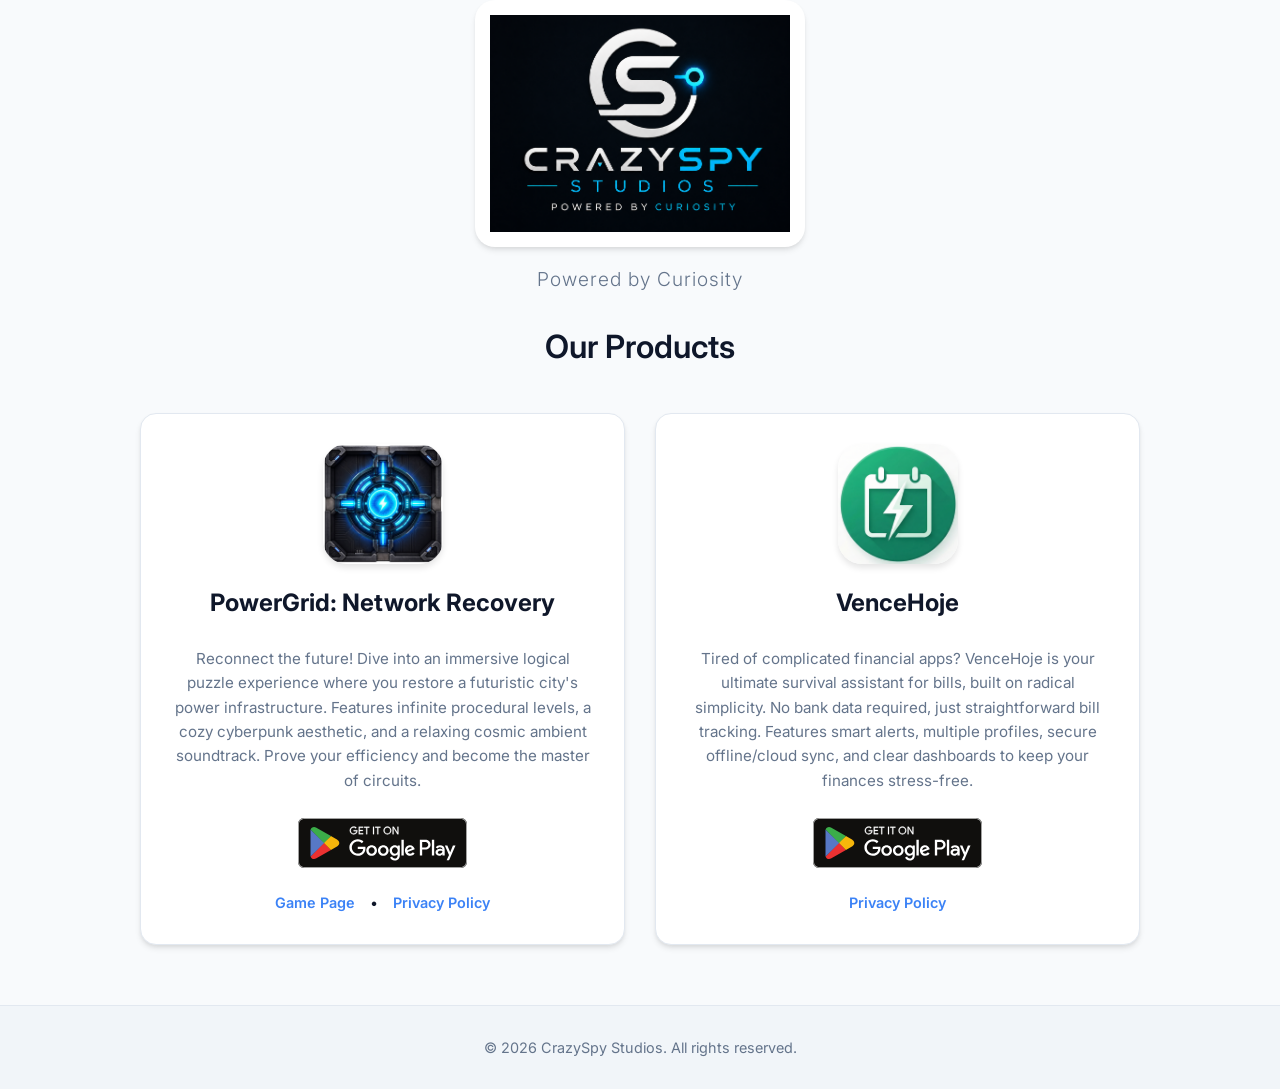
<file: index.html>
<!DOCTYPE html>
<html lang="en">
<head>
    <meta charset="UTF-8">
    <meta name="viewport" content="width=device-width, initial-scale=1.0">
    <title>CrazySpy Studios</title>
    <link rel="icon" href="assets/Logo-black.png" type="image/png">

    <!-- Google Fonts for a clean, modern look -->
    <link rel="preconnect" href="https://fonts.googleapis.com">
    <link rel="preconnect" href="https://fonts.gstatic.com" crossorigin>
    <link href="https://fonts.googleapis.com/css2?family=Inter:wght@300;400;600;700&display=swap" rel="stylesheet">

    <style>
        :root {
            /* Light Mode Variables */
            --bg-color: #f8fafc;
            --text-main: #0f172a;
            --text-muted: #64748b;
            --card-bg: #ffffff;
            --card-border: #e2e8f0;
            --accent-color: #3b82f6;
            --accent-hover: #2563eb;
            --footer-bg: #f1f5f9;
        }

        @media (prefers-color-scheme: dark) {
            :root {
                /* Dark Mode Variables */
                --bg-color: #0f172a;
                --text-main: #f8fafc;
                --text-muted: #94a3b8;
                --card-bg: #1e293b;
                --card-border: #334155;
                --accent-color: #60a5fa;
                --accent-hover: #93c5fd;
                --footer-bg: #0b1120;
            }
        }

        body {
            margin: 0;
            font-family: 'Inter', sans-serif;
            background-color: var(--bg-color);
            color: var(--text-main);
            line-height: 1.6;
            transition: background-color 0.3s, color 0.3s;
        }

        .container {
            max-width: 1000px;
            margin: 0 auto;
            padding: 0 20px;
        }

        header {
            text-align: center;
            padding: 60px 20px 40px;
        }

        .logo-container {
            display: inline-block;
            margin-bottom: 10px;
            background-color: #ffffff; /* White background for the logo */
            padding: 15px;
            border-radius: 20px;
            box-shadow: 0 4px 6px -1px rgba(0, 0, 0, 0.1), 0 2px 4px -1px rgba(0, 0, 0, 0.06);
            transition: box-shadow 0.3s ease;
        }

        @media (prefers-color-scheme: dark) {
            .logo-container {
                box-shadow: 0 4px 6px -1px rgba(255, 255, 255, 0.1), 0 2px 4px -1px rgba(255, 255, 255, 0.06);
            }
        }

        .logo {
            max-width: 300px;
            height: auto;
            display: block;
        }

        .slogan {
            font-size: 1.2rem;
            font-weight: 300;
            color: var(--text-muted);
            margin: 0;
            letter-spacing: 1px;
        }

        .section-title {
            text-align: center;
            font-size: 2rem;
            margin-bottom: 40px;
            font-weight: 600;
        }

        .apps-grid {
            display: grid;
            grid-template-columns: 1fr;
            gap: 30px;
            margin-bottom: 60px;
        }

        @media (min-width: 768px) {
            .apps-grid {
                grid-template-columns: 1fr 1fr;
            }
        }

        .app-card {
            background-color: var(--card-bg);
            border: 1px solid var(--card-border);
            border-radius: 16px;
            padding: 30px;
            text-align: center;
            box-shadow: 0 4px 6px -1px rgba(0, 0, 0, 0.1), 0 2px 4px -1px rgba(0, 0, 0, 0.06);
            transition: transform 0.2s, box-shadow 0.2s;
            display: flex;
            flex-direction: column;
        }

        .app-card:hover {
            transform: translateY(-5px);
            box-shadow: 0 10px 15px -3px rgba(0, 0, 0, 0.1), 0 4px 6px -2px rgba(0, 0, 0, 0.05);
        }

        .app-icon {
            width: 120px;
            height: 120px;
            border-radius: 24px;
            margin: 0 auto 20px;
            object-fit: cover;
            box-shadow: 0 4px 6px rgba(0,0,0,0.1);
        }

        .app-title {
            font-size: 1.5rem;
            margin: 0 0 10px 0;
            font-weight: 700;
        }

        .app-description {
            color: var(--text-muted);
            font-size: 0.95rem;
            margin-bottom: 25px;
            flex-grow: 1;
        }

        .app-actions {
            display: flex;
            flex-direction: column;
            align-items: center;
            gap: 15px;
        }

        .play-store-badge {
            height: 50px;
            width: auto;
            transition: opacity 0.2s;
        }

        .play-store-badge:hover {
            opacity: 0.8;
        }

        .links {
            display: flex;
            gap: 15px;
            font-size: 0.9rem;
        }

        .links a {
            color: var(--accent-color);
            text-decoration: none;
            font-weight: 600;
            transition: color 0.2s;
        }

        .links a:hover {
            color: var(--accent-hover);
            text-decoration: underline;
        }

        footer {
            background-color: var(--footer-bg);
            padding: 30px 20px;
            text-align: center;
            color: var(--text-muted);
            font-size: 0.9rem;
            border-top: 1px solid var(--card-border);
        }
    </style>
</head>
<body>

    <header class="container">
        <div class="logo-container">
            <img src="assets/Full-Logo-vertical-black.png" alt="CrazySpy Studios" class="logo">
        </div>
        <p class="slogan">Powered by Curiosity</p>
    </header>

    <main class="container">
        <h2 class="section-title">Our Products</h2>

        <div class="apps-grid">

            <!-- PowerGrid Card -->
            <div class="app-card">
                <img src="assets/powergrid_icon.png" alt="PowerGrid Icon" class="app-icon">
                <h3 class="app-title">PowerGrid: Network Recovery</h3>
                <p class="app-description">
                    Reconnect the future! Dive into an immersive logical puzzle experience where you restore a futuristic city's power infrastructure. Features infinite procedural levels, a cozy cyberpunk aesthetic, and a relaxing cosmic ambient soundtrack. Prove your efficiency and become the master of circuits.
                </p>
                <div class="app-actions">
                    <a href="https://play.google.com/store/apps/details?id=com.flavio.powergrid" target="_blank" rel="noopener noreferrer">
                        <img src="assets/play_store_badge.svg" alt="Get it on Google Play" class="play-store-badge">
                    </a>
                    <div class="links">
                        <a href="powergrid/index.html">Game Page</a>
                        <span>&bull;</span>
                        <a href="privacy/powergrid.html">Privacy Policy</a>
                    </div>
                </div>
            </div>

            <!-- VenceHoje Card -->
            <div class="app-card">
                <img src="assets/vencehoje_icon.png" alt="VenceHoje Icon" class="app-icon">
                <h3 class="app-title">VenceHoje</h3>
                <p class="app-description">
                    Tired of complicated financial apps? VenceHoje is your ultimate survival assistant for bills, built on radical simplicity. No bank data required, just straightforward bill tracking. Features smart alerts, multiple profiles, secure offline/cloud sync, and clear dashboards to keep your finances stress-free.
                </p>
                <div class="app-actions">
                    <a href="https://play.google.com/store/apps/details?id=com.vencehoje.app" target="_blank" rel="noopener noreferrer">
                        <img src="assets/play_store_badge.svg" alt="Get it on Google Play" class="play-store-badge">
                    </a>
                    <div class="links">
                        <a href="privacy/vencehoje.html">Privacy Policy</a>
                    </div>
                </div>
            </div>

        </div>
    </main>

    <footer>
        <div class="container">
            &copy; 2026 CrazySpy Studios. All rights reserved.
        </div>
    </footer>

</body>
</html>
</file>
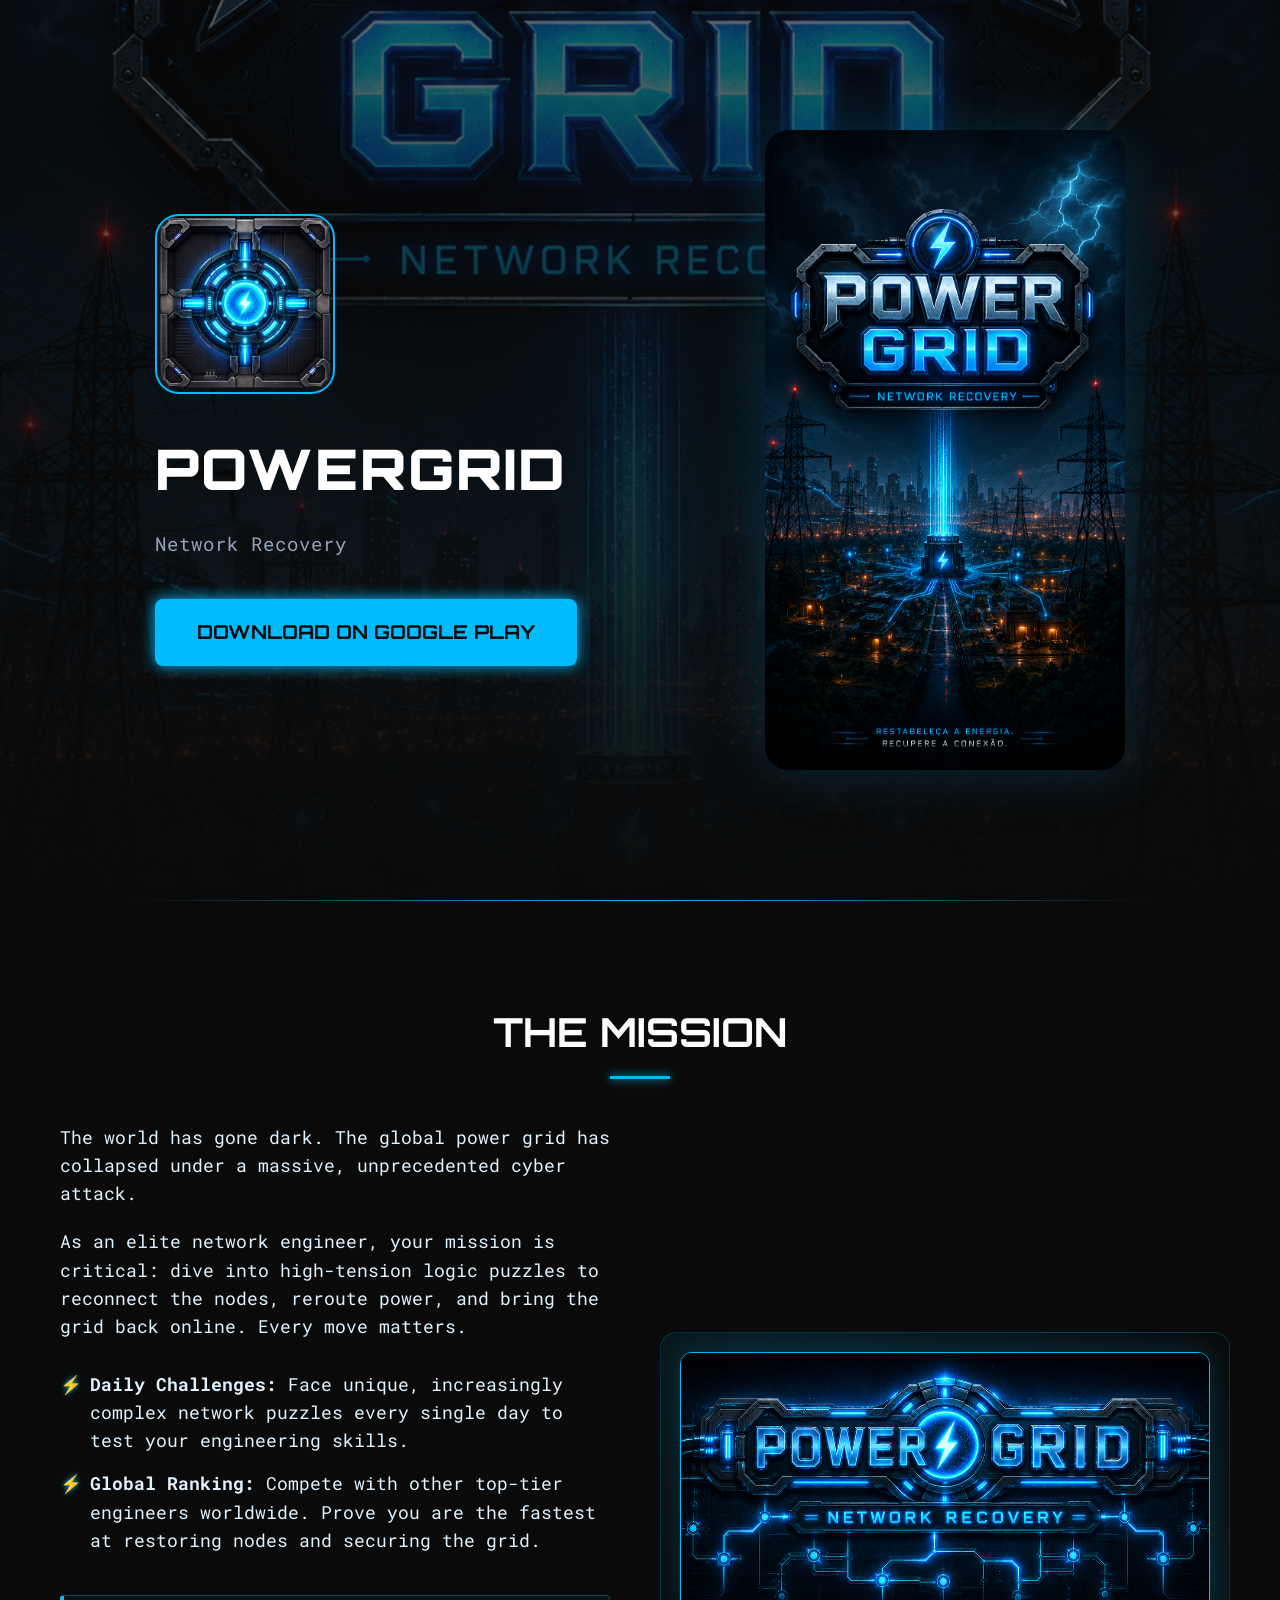
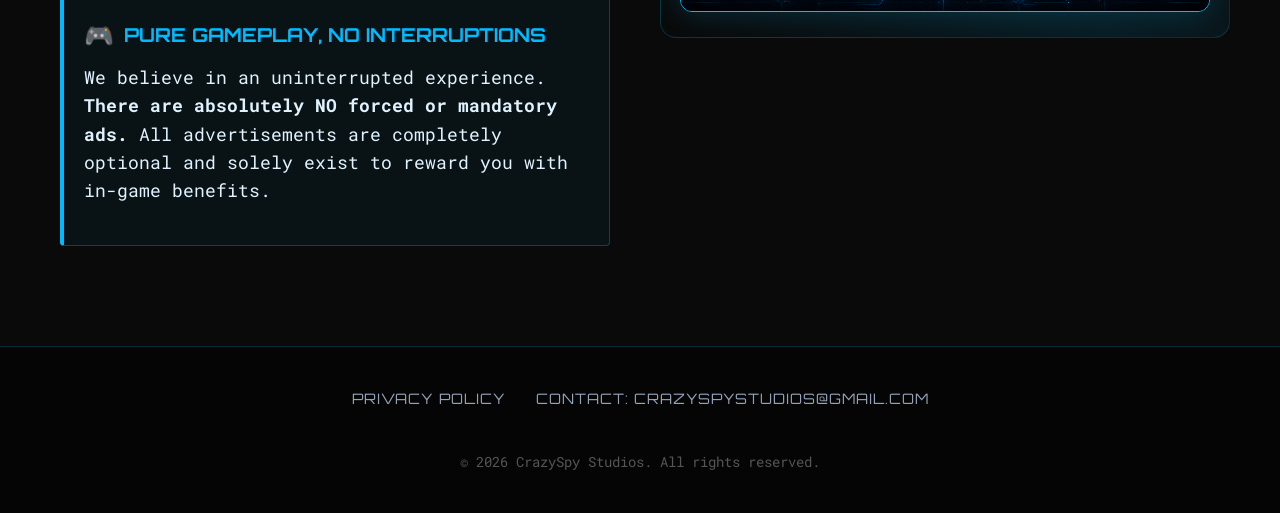
<file: powergrid/index.html>
<!DOCTYPE html>
<html lang="en">
<head>
    <meta charset="UTF-8">
    <meta name="viewport" content="width=device-width, initial-scale=1.0">
    <title>PowerGrid: Network Recovery - CrazySpy Studios</title>
    <link rel="icon" href="../assets/powergrid_icon.png" type="image/png">

    <link rel="preconnect" href="https://fonts.googleapis.com">
    <link rel="preconnect" href="https://fonts.gstatic.com" crossorigin>
    <link href="https://fonts.googleapis.com/css2?family=Orbitron:wght@400;700;900&family=Roboto+Mono:wght@300;400;700&display=swap" rel="stylesheet">

    <style>
        :root {
            --bg-dark: #0a0a0a;
            --neon-blue: #00BBFF;
            --text-main: #E0F2FE;
            --text-muted: #94A3B8;
            --font-heading: 'Orbitron', sans-serif;
            --font-body: 'Roboto Mono', monospace;
        }

        * {
            margin: 0;
            padding: 0;
            box-sizing: border-box;
        }

        body {
            background-color: var(--bg-dark);
            color: var(--text-main);
            font-family: var(--font-body);
            line-height: 1.6;
            overflow-x: hidden;
        }

        /* Animations */
        @keyframes pulse-glow {
            0%, 100% { text-shadow: 0 0 10px var(--neon-blue), 0 0 20px var(--neon-blue); }
            50% { text-shadow: 0 0 20px var(--neon-blue), 0 0 40px var(--neon-blue), 0 0 60px var(--neon-blue); }
        }

        @keyframes border-glow {
            0%, 100% { box-shadow: 0 0 10px var(--neon-blue); }
            50% { box-shadow: 0 0 25px var(--neon-blue), 0 0 10px var(--neon-blue) inset; }
        }

        @keyframes subtle-float {
            0%, 100% { transform: translateY(0); }
            50% { transform: translateY(-10px); }
        }

        /* Typography */
        h1, h2, h3 {
            font-family: var(--font-heading);
            text-transform: uppercase;
        }

        .highlight {
            color: var(--neon-blue);
        }

        a {
            color: var(--neon-blue);
            text-decoration: none;
            transition: all 0.3s ease;
        }

        a:hover {
            text-shadow: 0 0 8px var(--neon-blue);
        }

        .container {
            max-width: 1200px;
            margin: 0 auto;
            padding: 0 20px;
        }

        /* Hero Section */
        .hero {
            position: relative;
            min-height: 100vh;
            display: flex;
            align-items: center;
            justify-content: center;
            gap: 90px;
            text-align: left;
            background: linear-gradient(to bottom, rgba(10, 10, 10, 0.6), var(--bg-dark)),
                        url('../assets/Backgroundimage.png') center/cover no-repeat;
            padding: 80px 20px;
            flex-wrap: wrap;
        }

        .hero-content {
            display: flex;
            flex-direction: column;
            align-items: flex-start;
            z-index: 2;
            max-width: 520px;
            flex: 1 1 420px;
        }

        .hero-image {
            width: 360px;
            max-width: 100%;
            border-radius: 24px;
            box-shadow: 0 0 60px rgba(0, 187, 255, 0.18);
            object-fit: cover;
            display: block;
            flex: 0 0 360px;
        }

        .game-icon {
            width: 180px;
            height: 180px;
            margin-bottom: 30px;
            border-radius: 24px;
            border: 2px solid var(--neon-blue);
            animation: border-glow 3s infinite;
        }

        .hero h1 {
            font-size: 3.5rem;
            font-weight: 900;
            color: #fff;
            margin-bottom: 15px;
            animation: pulse-glow 3s infinite;
            letter-spacing: 2px;
        }

        .tagline {
            font-size: 1.2rem;
            color: var(--text-muted);
            margin-bottom: 40px;
            letter-spacing: 1px;
            max-width: 600px;
        }

        .hero .btn-play {
            margin-bottom: 20px;
        }

        .btn-play {
            display: inline-flex;
            align-items: center;
            gap: 10px;
            padding: 16px 40px;
            font-family: var(--font-heading);
            font-size: 1.2rem;
            font-weight: 700;
            color: var(--bg-dark);
            background-color: var(--neon-blue);
            border: 2px solid var(--neon-blue);
            border-radius: 8px;
            text-transform: uppercase;
            cursor: pointer;
            box-shadow: 0 0 15px var(--neon-blue);
            transition: all 0.3s ease;
        }

        .btn-play:hover {
            background-color: transparent;
            color: var(--neon-blue);
            box-shadow: 0 0 30px var(--neon-blue), inset 0 0 15px var(--neon-blue);
        }

        /* About Section */
        .about {
            padding: 100px 0;
            position: relative;
        }

        .about::before {
            content: '';
            position: absolute;
            top: 0;
            left: 50%;
            transform: translateX(-50%);
            width: 80%;
            height: 1px;
            background: linear-gradient(90deg, transparent, var(--neon-blue), transparent);
        }

        .section-header {
            text-align: center;
            margin-bottom: 60px;
        }

        .section-header h2 {
            font-size: 2.5rem;
            color: #fff;
            display: inline-block;
            position: relative;
        }

        .section-header h2::after {
            content: '';
            position: absolute;
            bottom: -15px;
            left: 50%;
            transform: translateX(-50%);
            width: 60px;
            height: 3px;
            background: var(--neon-blue);
            box-shadow: 0 0 10px var(--neon-blue);
        }

        .about-grid {
            display: grid;
            grid-template-columns: 1fr 1fr;
            gap: 60px;
            align-items: center;
        }

        .about-text {
            font-size: 1.1rem;
        }

        .about-text p {
            margin-bottom: 20px;
        }

        .features-list {
            list-style: none;
            margin-top: 30px;
            margin-bottom: 40px;
        }

        .features-list li {
            position: relative;
            padding-left: 30px;
            margin-bottom: 15px;
        }

        .features-list li::before {
            content: '⚡';
            position: absolute;
            left: 0;
            color: var(--neon-blue);
            text-shadow: 0 0 5px var(--neon-blue);
        }

        .ads-highlight {
            background: rgba(0, 187, 255, 0.05);
            border: 1px solid rgba(0, 187, 255, 0.3);
            border-left: 4px solid var(--neon-blue);
            padding: 20px;
            border-radius: 4px;
            margin-top: 30px;
        }

        .ads-highlight h3 {
            color: var(--neon-blue);
            margin-bottom: 10px;
            font-size: 1.2rem;
            display: flex;
            align-items: center;
            gap: 10px;
        }

        .banner-container {
            position: relative;
            padding: 10px;
        }

        .banner-container::before {
            content: '';
            position: absolute;
            top: -10px;
            left: -10px;
            right: -10px;
            bottom: -10px;
            background: linear-gradient(45deg, transparent, rgba(0, 187, 255, 0.1), transparent);
            border: 1px solid rgba(0, 187, 255, 0.2);
            border-radius: 16px;
            z-index: 0;
        }

        .game-banner {
            width: 100%;
            border-radius: 12px;
            border: 1px solid var(--neon-blue);
            box-shadow: 0 0 30px rgba(0, 187, 255, 0.2);
            position: relative;
            z-index: 1;
            animation: subtle-float 6s ease-in-out infinite;
        }

        /* Footer */
        footer {
            background: #050505;
            padding: 40px 0;
            border-top: 1px solid rgba(0, 187, 255, 0.2);
            text-align: center;
        }

        .footer-content {
            display: flex;
            flex-direction: column;
            gap: 20px;
            align-items: center;
        }

        .footer-links {
            display: flex;
            gap: 30px;
            flex-wrap: wrap;
            justify-content: center;
        }

        .footer-links a {
            color: var(--text-muted);
            font-size: 0.9rem;
            text-transform: uppercase;
            font-family: var(--font-heading);
            letter-spacing: 1px;
        }

        .footer-links a:hover {
            color: var(--neon-blue);
        }

        .copyright {
            color: #555;
            font-size: 0.9rem;
            margin-top: 20px;
        }

        /* Responsive */
        @media (max-width: 992px) {
            .hero {
                flex-direction: column;
                text-align: center;
                gap: 48px;
            }

            .hero-content {
                align-items: center;
                text-align: center;
                max-width: 100%;
            }

            .hero-image {
                width: min(420px, 100%);
                margin-top: 40px;
            }

            .about-grid {
                grid-template-columns: 1fr;
                gap: 40px;
            }

            .banner-container {
                max-width: 600px;
                margin: 0 auto;
            }
        }

        @media (max-width: 768px) {
            .hero h1 {
                font-size: 2.5rem;
            }
            .game-icon {
                width: 140px;
                height: 140px;
            }
        }

        @media (max-width: 480px) {
            .hero h1 {
                font-size: 2rem;
            }
            .btn-play {
                width: 100%;
                justify-content: center;
            }
            .footer-links {
                flex-direction: column;
                gap: 15px;
            }
        }
    </style>
</head>
<body>

    <main>
        <!-- Hero Section -->
        <section class="hero">
            <div class="hero-content">
                <img src="../assets/powergrid_icon.png" alt="PowerGrid Icon" class="game-icon">
                <h1>PowerGrid</h1>
                <p class="tagline">Network Recovery</p>
                <a href="https://play.google.com/store/apps/details?id=com.flavio.powergrid" class="btn-play">
                    Download on Google Play
                </a>
            </div>

            <img src="../assets/Backgroundimage.png" alt="PowerGrid highlight image" class="hero-image">
        </section>

        <!-- About Section -->
        <section class="about">
            <div class="container">
                <div class="section-header">
                    <h2>The Mission</h2>
                </div>

                <div class="about-grid">
                    <div class="about-text">
                        <p>The world has gone dark. The global power grid has collapsed under a massive, unprecedented cyber attack.</p>
                        <p>As an elite network engineer, your mission is critical: dive into high-tension logic puzzles to reconnect the nodes, reroute power, and bring the grid back online. Every move matters.</p>

                        <ul class="features-list">
                            <li><strong>Daily Challenges:</strong> Face unique, increasingly complex network puzzles every single day to test your engineering skills.</li>
                            <li><strong>Global Ranking:</strong> Compete with other top-tier engineers worldwide. Prove you are the fastest at restoring nodes and securing the grid.</li>
                        </ul>

                        <div class="ads-highlight">
                            <h3><span style="font-size: 1.5rem;">🎮</span> Pure Gameplay, No Interruptions</h3>
                            <p>We believe in an uninterrupted experience. <strong>There are absolutely NO forced or mandatory ads.</strong> All advertisements are completely optional and solely exist to reward you with in-game benefits.</p>
                        </div>
                    </div>

                    <div class="banner-container">
                        <img src="../assets/banner-loja.png" alt="PowerGrid Gameplay Banner" class="game-banner">
                    </div>
                </div>
            </div>
        </section>
    </main>

    <!-- Footer -->
    <footer>
        <div class="container footer-content">
            <div class="footer-links">
                <a href="../privacy/powergrid.html">Privacy Policy</a>
                <a href="mailto:crazyspystudios@gmail.com">Contact: crazyspystudios@gmail.com</a>
            </div>
            <p class="copyright">&copy; 2026 CrazySpy Studios. All rights reserved.</p>
        </div>
    </footer>

</body>
</html>
</file>
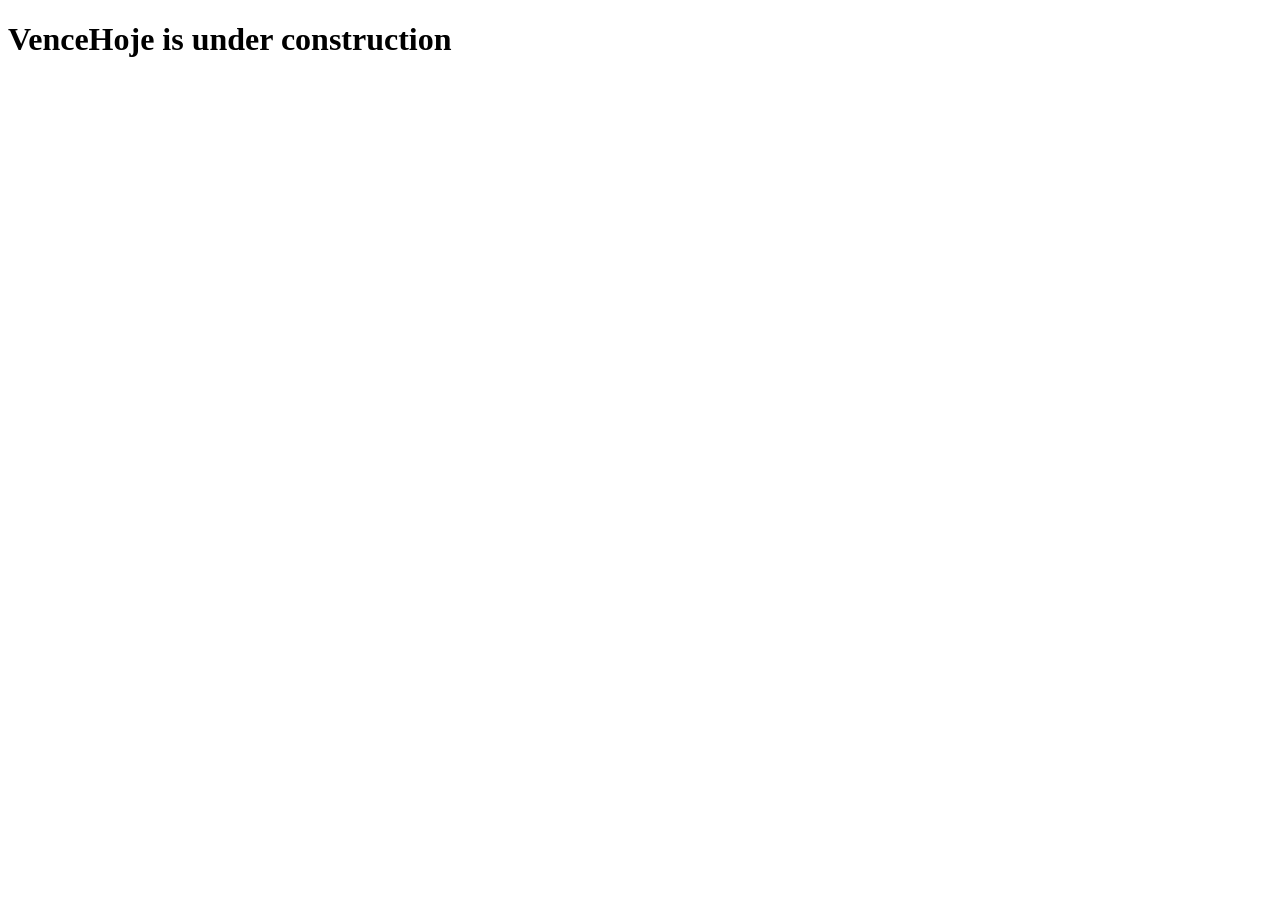
<file: vencehoje/index.html>
<!DOCTYPE html>
<html lang="en">
<head>
    <meta charset="UTF-8">
    <meta name="viewport" content="width=device-width, initial-scale=1.0">
    <title>VenceHoje - CrazySpy Studios</title>
    <link rel="icon" href="../assets/Logo-black.png" type="image/png">
</head>
<body>
    <h1>VenceHoje is under construction</h1>
</body>
</html>
</file>
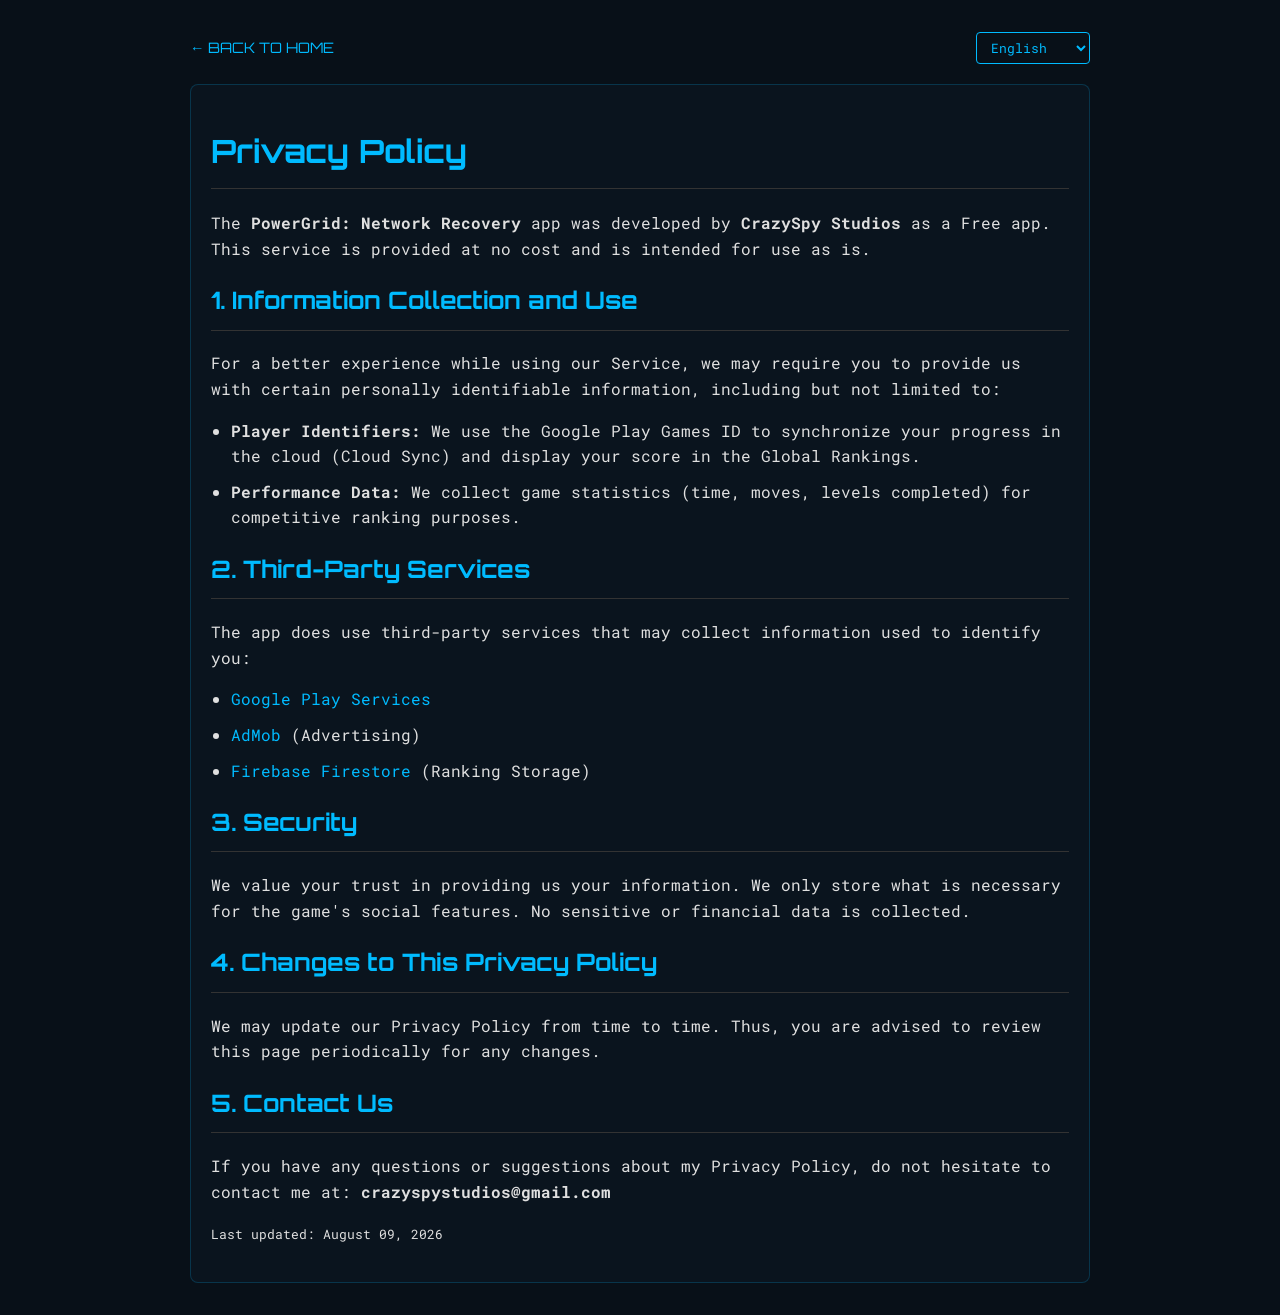
<file: privacy/powergrid.html>
<!DOCTYPE html>
<html lang="en">
<head>
    <meta charset='utf-8'>
    <meta name='viewport' content='width=device-width, initial-scale=1.0'>
    <title>Privacy Policy - PowerGrid: Network Recovery</title>
    <link rel="icon" href="../assets/Logo-black.png" type="image/png">

    <!-- Google Fonts: Orbitron for headings, Roboto Mono for body text -->
    <link rel="preconnect" href="https://fonts.googleapis.com">
    <link rel="preconnect" href="https://fonts.gstatic.com" crossorigin>
    <link href="https://fonts.googleapis.com/css2?family=Orbitron:wght@400;700;900&family=Roboto+Mono:wght@300;400;700&display=swap" rel="stylesheet">

    <style>
        body {
            font-family: 'Roboto Mono', monospace;
            padding: 2em;
            line-height: 1.6;
            color: #e0e0e0;
            background-color: #081018;
            max-width: 900px;
            margin: auto;
            position: relative;
        }
        h1, h2 {
            font-family: 'Orbitron', sans-serif;
            color: #00bbff;
            border-bottom: 1px solid #333;
            padding-bottom: 10px;
        }
        a { color: #00bbff; text-decoration: none; }
        a:hover { text-decoration: underline; }
        .language-section {
            padding: 20px;
            border: 1px solid #00bbff33;
            border-radius: 8px;
            background-color: #0a141e;
            display: none; /* Hide by default, controlled by JS */
        }
        .language-section.active {
            display: block;
        }
        hr { border: 0; height: 1px; background: #333; margin: 40px 0; }
        ul { padding-left: 20px; }
        li { margin-bottom: 10px; }

        .header-controls {
            display: flex;
            justify-content: space-between;
            align-items: center;
            margin-bottom: 20px;
        }

        .back-link {
            font-family: 'Orbitron', sans-serif;
            font-size: 0.9em;
            text-transform: uppercase;
        }

        .dropdown-container {
            text-align: right;
        }
        select {
            background-color: #081018;
            color: #00bbff;
            border: 1px solid #00bbff;
            padding: 5px 10px;
            font-family: 'Roboto Mono', monospace;
            border-radius: 4px;
            outline: none;
            cursor: pointer;
        }
        select:hover {
            background-color: #00bbff11;
        }
    </style>
</head>
<body>

    <div class="header-controls">
        <a href="../index.html" class="back-link">&larr; Back to Home</a>
        <div class="dropdown-container">
            <select id="language-selector" onchange="changeLanguage()">
                <option value="en-US">English</option>
                <option value="pt-BR">Português</option>
            </select>
        </div>
    </div>

    <div class="language-section active" id="en-US">
        <h1>Privacy Policy</h1>
        <p>The <strong>PowerGrid: Network Recovery</strong> app was developed by <strong>CrazySpy Studios</strong> as a Free app. This service is provided at no cost and is intended for use as is.</p>

        <h2>1. Information Collection and Use</h2>
        <p>For a better experience while using our Service, we may require you to provide us with certain personally identifiable information, including but not limited to:</p>
        <ul>
            <li><strong>Player Identifiers:</strong> We use the Google Play Games ID to synchronize your progress in the cloud (Cloud Sync) and display your score in the Global Rankings.</li>
            <li><strong>Performance Data:</strong> We collect game statistics (time, moves, levels completed) for competitive ranking purposes.</li>
        </ul>

        <h2>2. Third-Party Services</h2>
        <p>The app does use third-party services that may collect information used to identify you:</p>
        <ul>
            <li><a href="https://www.google.com/policies/privacy/" target="_blank">Google Play Services</a></li>
            <li><a href="https://support.google.com/admob/answer/6128543" target="_blank">AdMob</a> (Advertising)</li>
            <li><a href="https://firebase.google.com/support/privacy" target="_blank">Firebase Firestore</a> (Ranking Storage)</li>
        </ul>

        <h2>3. Security</h2>
        <p>We value your trust in providing us your information. We only store what is necessary for the game's social features. No sensitive or financial data is collected.</p>

        <h2>4. Changes to This Privacy Policy</h2>
        <p>We may update our Privacy Policy from time to time. Thus, you are advised to review this page periodically for any changes.</p>

        <h2>5. Contact Us</h2>
        <p>If you have any questions or suggestions about my Privacy Policy, do not hesitate to contact me at: <strong>crazyspystudios@gmail.com</strong></p>

        <p><small>Last updated: August 09, 2026</small></p>
    </div>

    <div class="language-section" id="pt-BR">
        <h1>Política de Privacidade</h1>
        <p>O aplicativo <strong>PowerGrid: Network Recovery</strong> foi desenvolvido pela <strong>CrazySpy Studios</strong> como um app Gratuito. Este serviço é fornecido sem custo e destina-se ao uso como está.</p>

        <h2>1. Coleta e Uso de Informações</h2>
        <p>Para uma melhor experiência ao usar nosso Serviço, podemos exigir que você nos forneça certas informações de identificação pessoal, incluindo, mas não se limitando a:</p>
        <ul>
            <li><strong>Identificadores de Jogador:</strong> Usamos o ID do Google Play Games para sincronizar seu progresso na nuvem (Cloud Sync) e exibir sua pontuação nos Rankings Globais.</li>
            <li><strong>Dados de Performance:</strong> Coletamos estatísticas de jogo (tempo, movimentos, níveis concluídos) para fins de classificação competitiva.</li>
        </ul>

        <h2>2. Serviços de Terceiros</h2>
        <p>O aplicativo utiliza serviços de terceiros que podem coletar informações usadas para identificá-lo:</p>
        <ul>
            <li><a href="https://www.google.com/policies/privacy/" target="_blank">Google Play Services</a></li>
            <li><a href="https://support.google.com/admob/answer/6128543?hl=pt-BR" target="_blank">AdMob</a> (Publicidade)</li>
            <li><a href="https://firebase.google.com/support/privacy" target="_blank">Firebase Firestore</a> (Armazenamento de Rankings)</li>
        </ul>

        <h2>3. Segurança</h2>
        <p>Valorizamos sua confiança ao nos fornecer suas informações. Armazenamos apenas o necessário para as funcionalidades sociais do jogo. Nenhum dado sensível ou financeiro é coletado.</p>

        <h2>4. Alterações nesta Política</h2>
        <p>Podemos atualizar nossa Política de Privacidade periodicamente. Recomendamos que você revise esta página ocasionalmente para verificar quaisquer alterações.</p>

        <h2>5. Contato</h2>
        <p>Se você tiver dúvidas ou sugestões sobre minha Política de Privacidade, não hesite em entrar em contato: <strong>crazyspystudios@gmail.com</strong></p>

        <p><small>Última atualização: 09 de Agosto de 2026</small></p>
    </div>

    <script>
        function changeLanguage() {
            var selectedLang = document.getElementById("language-selector").value;
            var sections = document.querySelectorAll('.language-section');

            sections.forEach(function(section) {
                if (section.id === selectedLang) {
                    section.classList.add('active');
                } else {
                    section.classList.remove('active');
                }
            });

            // Update document language
            document.documentElement.lang = selectedLang === 'pt-BR' ? 'pt-BR' : 'en';
        }
    </script>
</body>
</html>
</file>
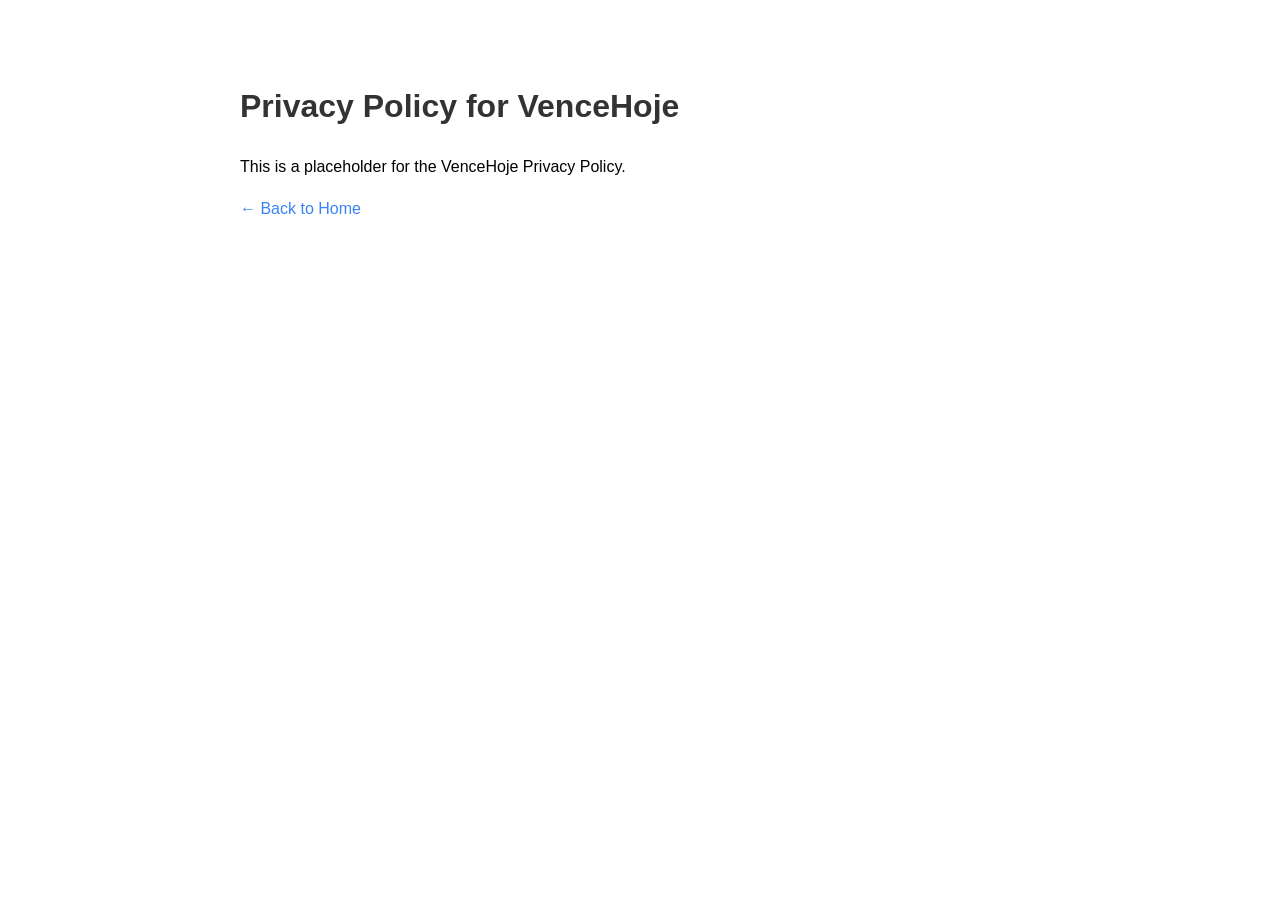
<file: privacy/vencehoje.html>
<!DOCTYPE html>
<html lang="en">
<head>
    <meta charset="UTF-8">
    <meta name="viewport" content="width=device-width, initial-scale=1.0">
    <title>Privacy Policy - VenceHoje</title>
    <link rel="icon" href="../assets/Logo-black.png" type="image/png">
    <style>
        body { font-family: sans-serif; max-width: 800px; margin: 40px auto; padding: 20px; line-height: 1.6; }
        h1 { color: #333; }
        a { color: #3b82f6; text-decoration: none; }
        a:hover { text-decoration: underline; }
    </style>
</head>
<body>
    <h1>Privacy Policy for VenceHoje</h1>
    <p>This is a placeholder for the VenceHoje Privacy Policy.</p>
    <a href="../index.html">&larr; Back to Home</a>
</body>
</html>
</file>
